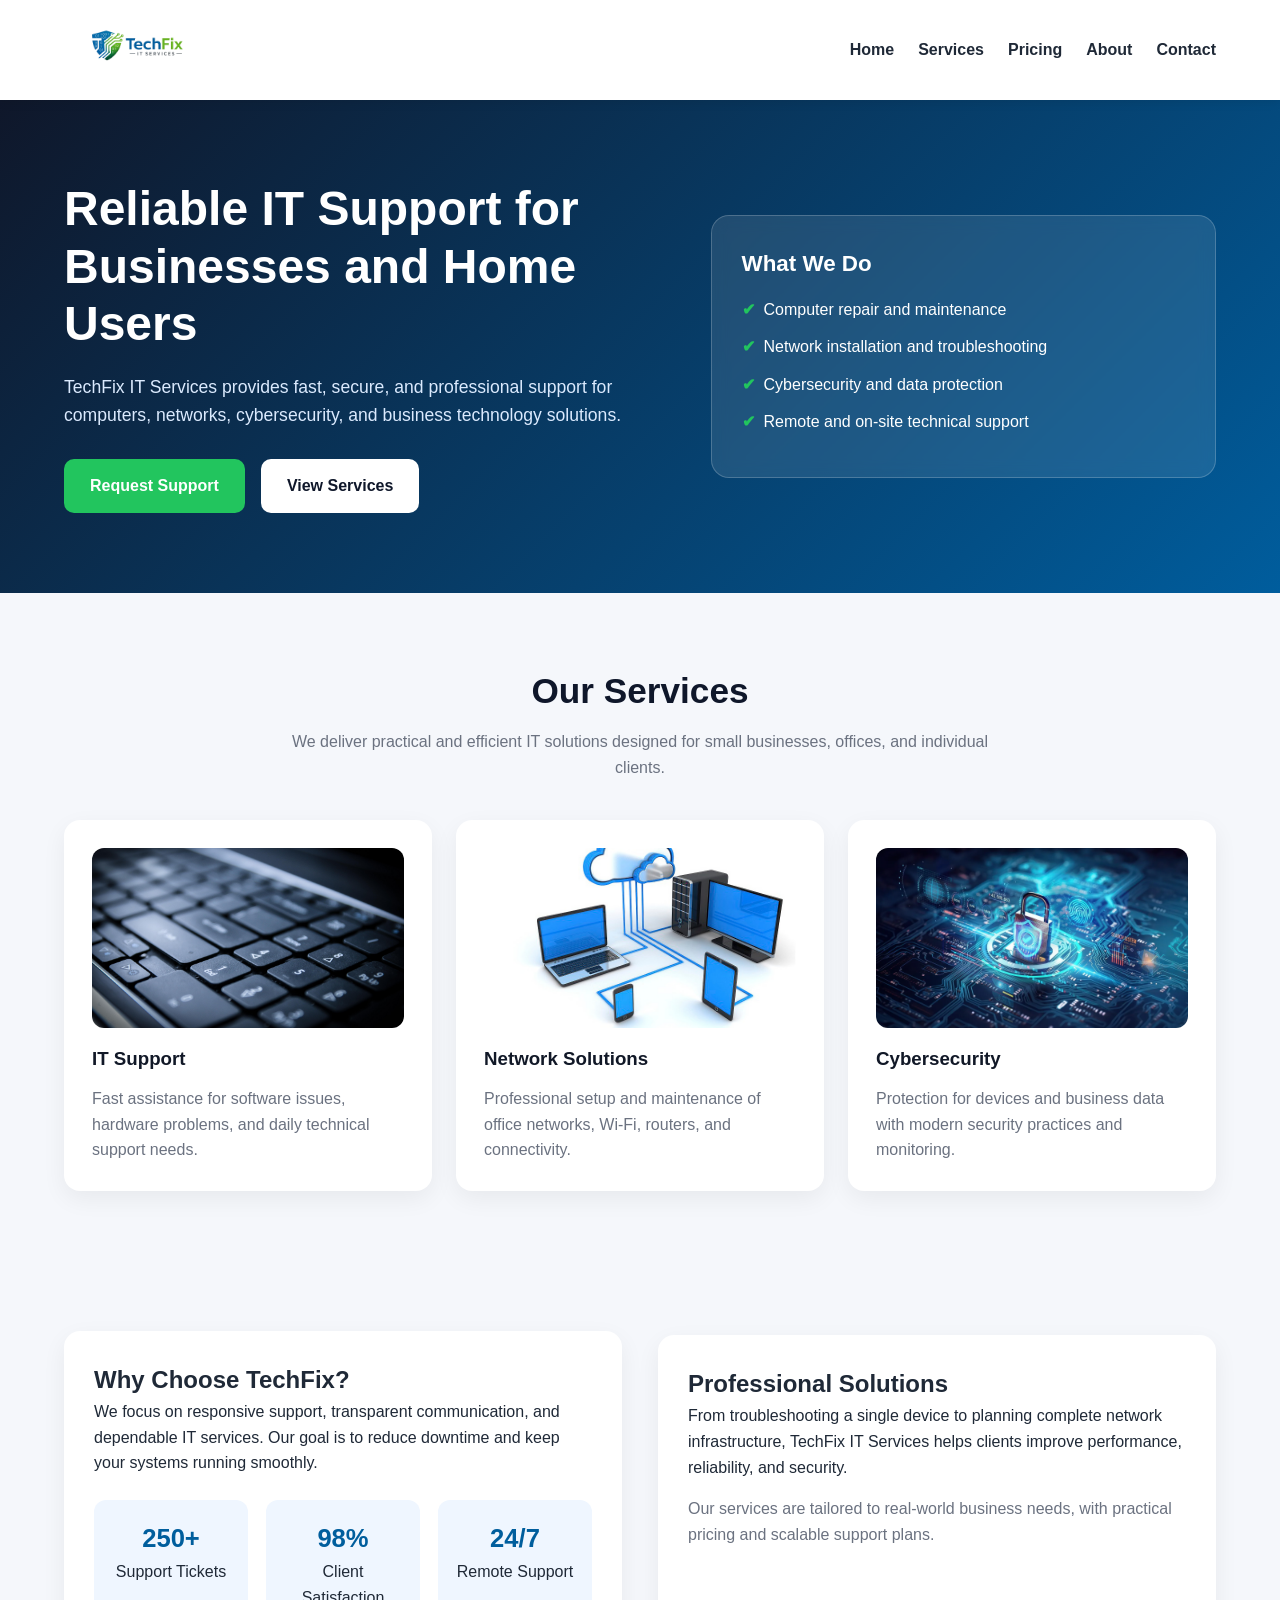
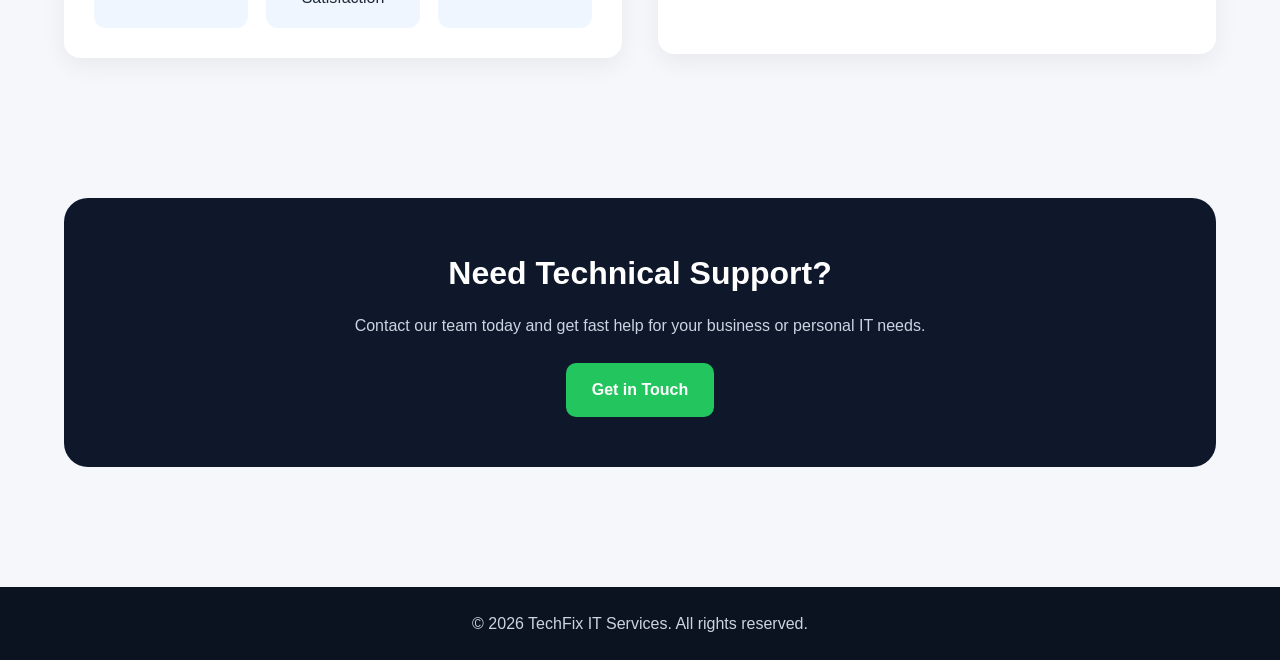
<file: index.html>
<!DOCTYPE html>
<html lang="en">
<head>
  <meta charset="UTF-8" />
  <meta name="viewport" content="width=device-width, initial-scale=1.0" />
  <title>TechFix IT Services</title>
  <link rel="stylesheet" href="style.css" />
  <link rel="icon" type="image/png" href="img/logotech.png">

</head>
<body>
<header>
 <div class="container navbar">
    <div class="logo">
      <img src="img/logotech.png" alt="TechFix IT Services logo" />
    </div>

    <button class="menu-toggle" id="menu-toggle" aria-label="Open menu">
      ☰
    </button>

    <nav id="main-nav">
      <ul>
        <li><a href="index.html">Home</a></li>
        <li><a href="services.html">Services</a></li>
        <li><a href="pricing.html">Pricing</a></li>
        <li><a href="about.html">About</a></li>
        <li><a href="contact.html">Contact</a></li>
      </ul>
    </nav>
  </div>
  </header>

  <section class="hero">
    <div class="container hero-content">
      <div>
        <h1>Reliable IT Support for Businesses and Home Users</h1>
        <p>
          TechFix IT Services provides fast, secure, and professional support for
          computers, networks, cybersecurity, and business technology solutions.
        </p>
        <div class="hero-buttons">
          <a href="contact.html" class="btn btn-primary">Request Support</a>
          <a href="services.html" class="btn btn-secondary">View Services</a>
        </div>
      </div>

      <div class="hero-card">
        <h3>What We Do</h3>
        <ul>
          <li>Computer repair and maintenance</li>
          <li>Network installation and troubleshooting</li>
          <li>Cybersecurity and data protection</li>
          <li>Remote and on-site technical support</li>
        </ul>
      </div>
    </div>
  </section>

  <section class="section">
    <div class="container">
      <div class="section-title">
        <h2>Our Services</h2>
        <p>
          We deliver practical and efficient IT solutions designed for small businesses,
          offices, and individual clients.
        </p>
      </div>

      <div class="services-grid">
  
  <div class="service-card">

    <div class="service-image">
      <!-- imagem aqui -->
      <img src="img/img1.jpg" alt="">
    </div>

    <h3>IT Support</h3>
    <p>Fast assistance for software issues, hardware problems, and daily technical support needs.</p>
  
  </div>


  <div class="service-card">

    <div class="service-image">
      <img src="img/img2.jpg" alt="">
    </div>

    <h3>Network Solutions</h3>
    <p>Professional setup and maintenance of office networks, Wi-Fi, routers, and connectivity.</p>

  </div>


  <div class="service-card">

    <div class="service-image">
      <img src="img/img3.webp" alt="">
    </div>

    <h3>Cybersecurity</h3>
    <p>Protection for devices and business data with modern security practices and monitoring.</p>

  </div>

</div>
  </section>

  <section class="section">
    <div class="container about">
      <div class="about-box">
        <h2>Why Choose TechFix?</h2>
        <p>
          We focus on responsive support, transparent communication, and dependable IT services.
          Our goal is to reduce downtime and keep your systems running smoothly.
        </p>
        <div class="stats">
          <div class="stat">
            <h3>250+</h3>
            <p>Support Tickets</p>
          </div>
          <div class="stat">
            <h3>98%</h3>
            <p>Client Satisfaction</p>
          </div>
          <div class="stat">
            <h3>24/7</h3>
            <p>Remote Support</p>
          </div>
        </div>
      </div>

      <div class="about-box">
        <h2>Professional Solutions</h2>
        <p>
          From troubleshooting a single device to planning complete network infrastructure,
          TechFix IT Services helps clients improve performance, reliability, and security.
        </p>
        <p style="margin-top: 16px; color: #6b7280;">
          Our services are tailored to real-world business needs, with practical pricing and scalable support plans.
        </p>
        <br>
        <br>
        <br>
        
      </div>
    </div>
  </section>

  <section class="section">
    <div class="container">
      <div class="cta">
        <h2>Need Technical Support?</h2>
        <p>Contact our team today and get fast help for your business or personal IT needs.</p>
        <a href="contact.html" class="btn btn-primary">Get in Touch</a>
      </div>
    </div>
  </section>

  <footer>
    <div class="container">
      <p>&copy; 2026 TechFix IT Services. All rights reserved.</p>
    </div>
  </footer>

  <script src="script.js"></script>
</body>
</html>
</file>
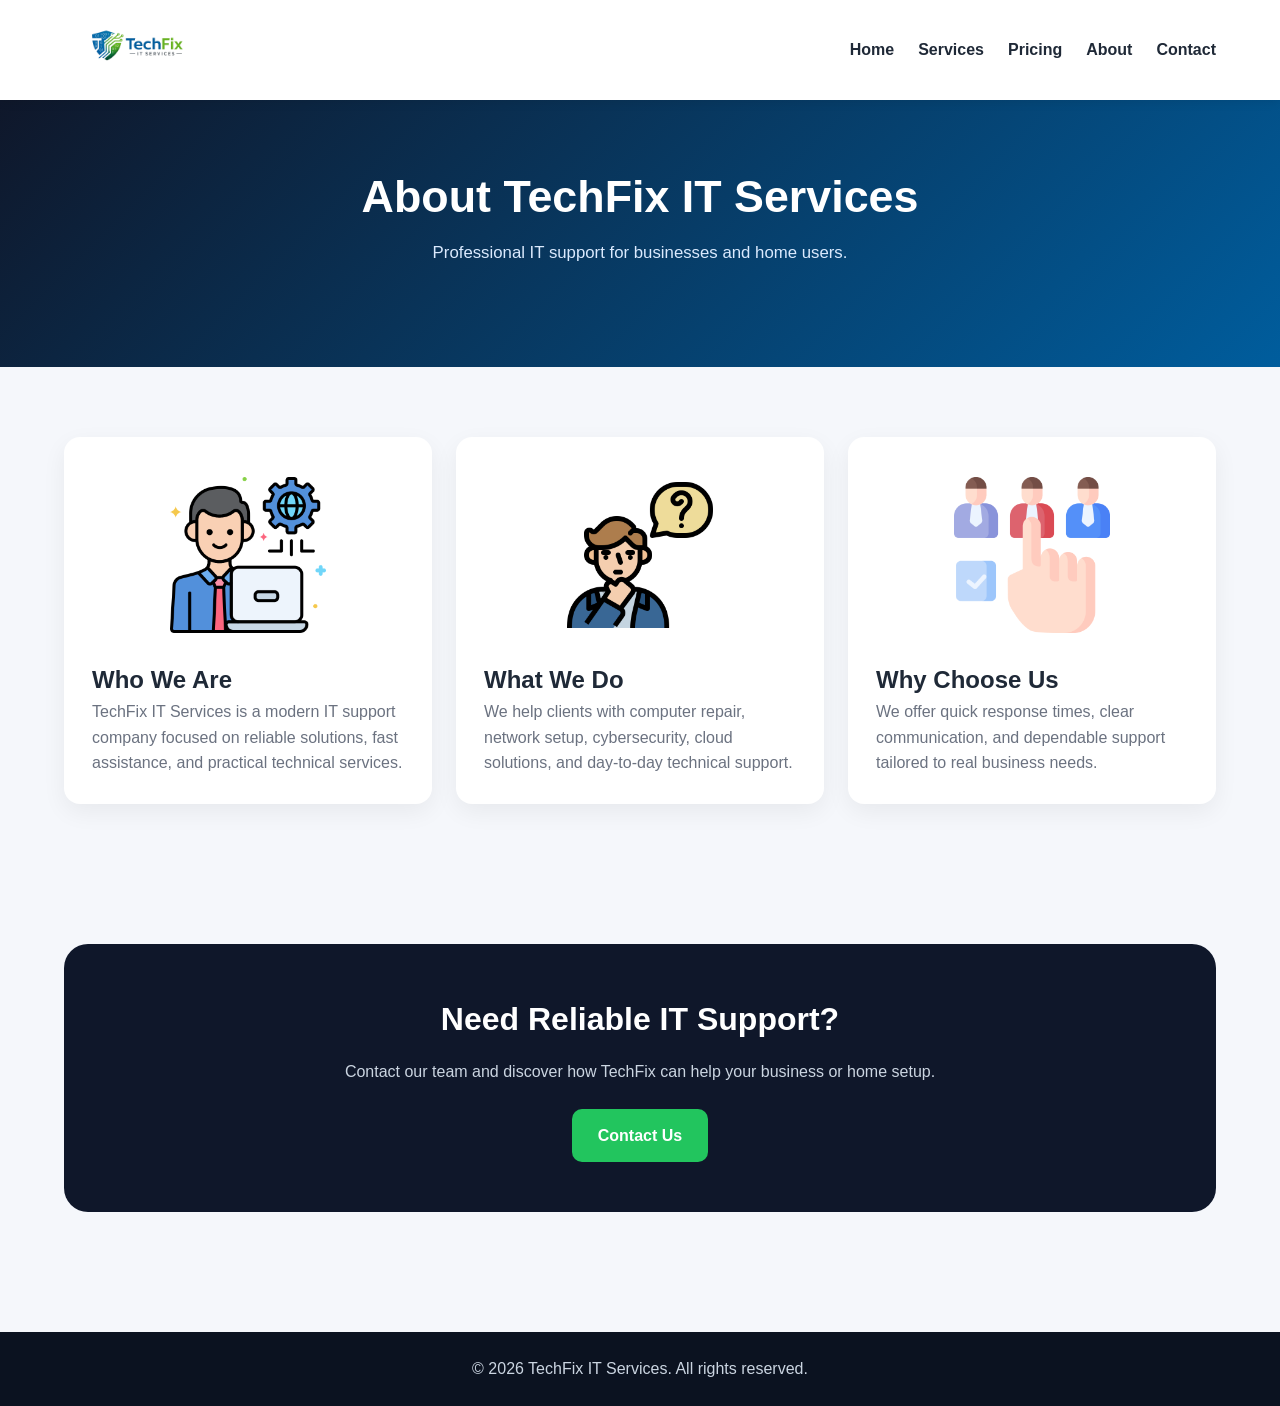
<file: about.html>
<!DOCTYPE html>
<html lang="en">
<head>
  <meta charset="UTF-8" />
  <meta name="viewport" content="width=device-width, initial-scale=1.0" />
  <title>TechFix IT Services - About</title>
  <link rel="stylesheet" href="style.css" />
  <link rel="icon" type="image/png" href="img/logotech.png">
  
</head>
<body>
<header>
 <div class="container navbar">
    <div class="logo">
      <img src="img/logotech.png" alt="TechFix IT Services logo" />
    </div>

    <button class="menu-toggle" id="menu-toggle" aria-label="Open menu">
      ☰
    </button>

    <nav id="main-nav">
      <ul>
        <li><a href="index.html">Home</a></li>
        <li><a href="services.html">Services</a></li>
        <li><a href="pricing.html">Pricing</a></li>
        <li><a href="about.html">About</a></li>
        <li><a href="contact.html">Contact</a></li>
      </ul>
    </nav>
  </div>
  </header>


  <section class="hero page-hero">
    <div class="container">
      <div class="page-hero-content">
        
        <h1>About TechFix IT Services</h1>
        <p>
          Professional IT support for businesses and home users.
        </p>
      </div>
    </div>
  </section>

  <section class="section">
    
    <div class="container about-simple">
      <div class="service-card">
        <div class="service-image2">
      <img src="img/imgnova1.png" alt="">
    </div>
        <h2>Who We Are</h2>
        <p>
          TechFix IT Services is a modern IT support company focused on reliable solutions,
          fast assistance, and practical technical services.
        </p>
      </div>

      <div class="service-card">
        <div class="service-image2">
      <img src="img/imgnova3.png" alt="">
    </div>
        <h2>What We Do</h2>
        <p>
          We help clients with computer repair, network setup, cybersecurity,
          cloud solutions, and day-to-day technical support.
        </p>
      </div>

      <div class="service-card">
        <div class="service-image2">
      <img src="img/imgnova2.png" alt="">
    </div>
        <h2>Why Choose Us</h2>
        <p>
          We offer quick response times, clear communication, and dependable
          support tailored to real business needs.
        </p>
      </div>
    </div>
  </section>

  <section class="section">
    <div class="container">
      <div class="cta">
        <h2>Need Reliable IT Support?</h2>
        <p>
          Contact our team and discover how TechFix can help your business or home setup.
        </p>
        <a href="contact.html" class="btn btn-primary">Contact Us</a>
      </div>
    </div>
  </section>

  <footer>
    <div class="container">
      <p>&copy; 2026 TechFix IT Services. All rights reserved.</p>
    </div>
  </footer>

  <script src="script.js"></script>
</body>
</html>
</file>
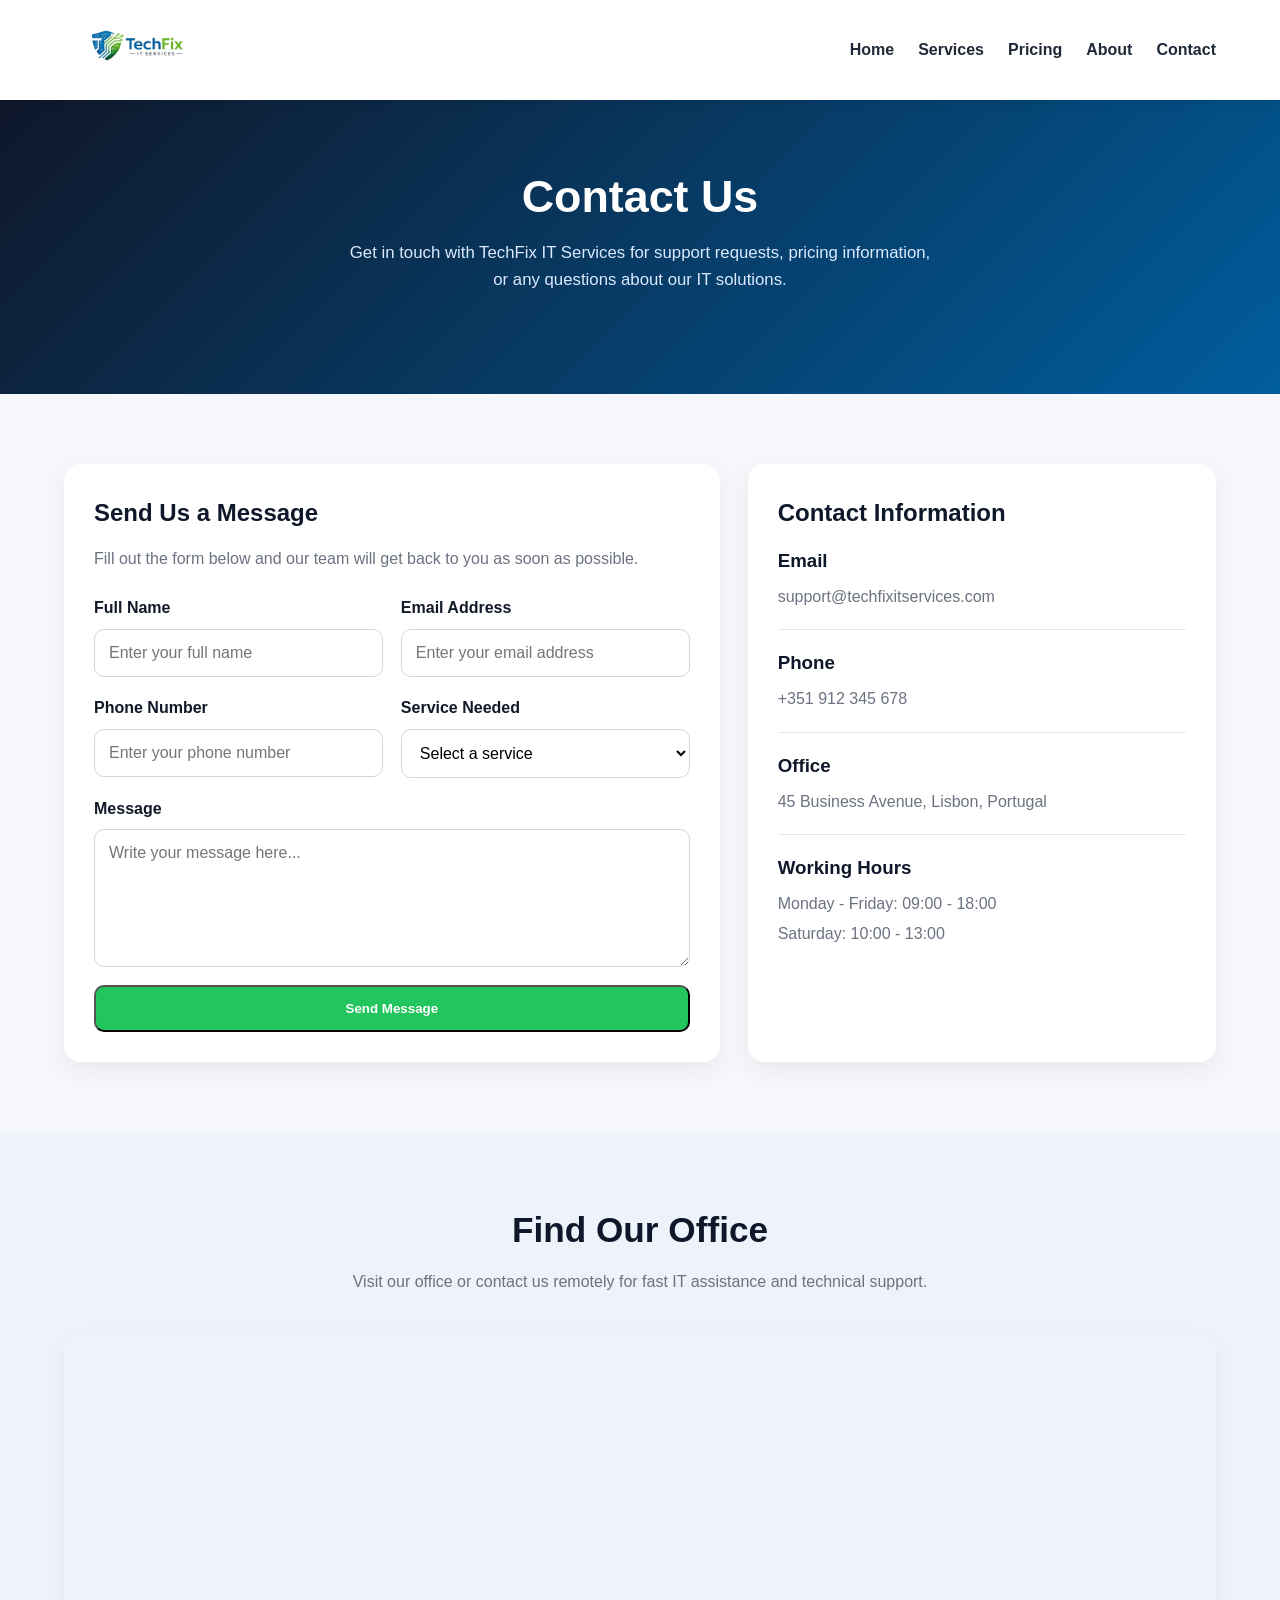
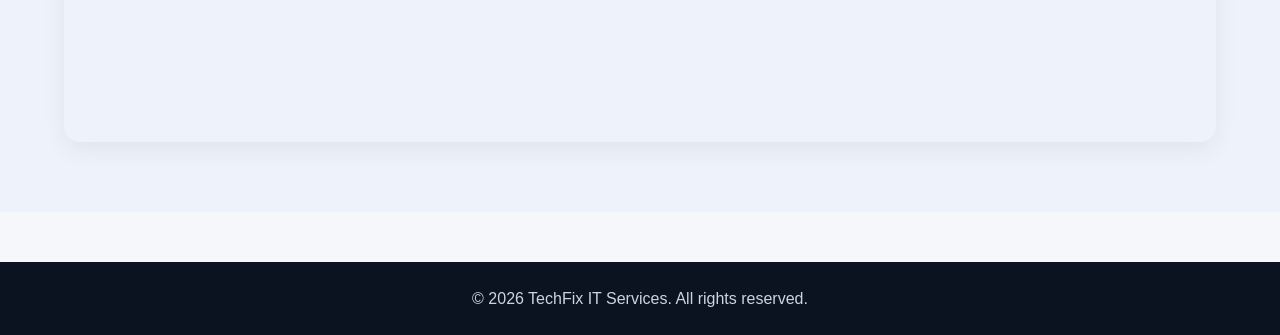
<file: contact.html>
<!DOCTYPE html>
<html lang="en">
<head>
  <meta charset="UTF-8" />
  <meta name="viewport" content="width=device-width, initial-scale=1.0" />
  <title>TechFix IT Services - Contact</title>
  <link rel="stylesheet" href="style.css" />
  <link rel="icon" type="image/png" href="img/logotech.png">
  
</head>
<body>
<header>
 <div class="container navbar">
    <div class="logo">
      <img src="img/logotech.png" alt="TechFix IT Services logo" />
    </div>

    <button class="menu-toggle" id="menu-toggle" aria-label="Open menu">
      ☰
    </button>

    <nav id="main-nav">
      <ul>
        <li><a href="index.html">Home</a></li>
        <li><a href="services.html">Services</a></li>
        <li><a href="pricing.html">Pricing</a></li>
        <li><a href="about.html">About</a></li>
        <li><a href="contact.html">Contact</a></li>
      </ul>
    </nav>
  </div>
  </header>


  <section class="hero page-hero">
    <div class="container">
      <div class="page-hero-content">
        <h1>Contact Us</h1>
        <p>
          Get in touch with TechFix IT Services for support requests, pricing information,
          or any questions about our IT solutions.
        </p>
      </div>
    </div>
  </section>

  <section class="section">
    <div class="container contact-grid">
      <div class="contact-card">
        <h2>Send Us a Message</h2>
        <p class="contact-intro">
          Fill out the form below and our team will get back to you as soon as possible.
        </p>

        <form class="contact-form">
          <div class="form-row">
            <div class="form-group">
              <label for="name">Full Name</label>
              <input type="text" id="name" name="name" placeholder="Enter your full name" required />
            </div>

            <div class="form-group">
              <label for="email">Email Address</label>
              <input type="email" id="email" name="email" placeholder="Enter your email address" required />
            </div>
          </div>

          <div class="form-row">
            <div class="form-group">
              <label for="phone">Phone Number</label>
              <input type="text" id="phone" name="phone" placeholder="Enter your phone number" />
            </div>

            <div class="form-group">
              <label for="service">Service Needed</label>
              <select id="service" name="service">
                <option value="">Select a service</option>
                <option value="it-support">IT Support</option>
                <option value="network-setup">Network Setup</option>
                <option value="cybersecurity">Cybersecurity</option>
                <option value="cloud-solutions">Cloud Solutions</option>
                <option value="consulting">IT Consulting</option>
              </select>
            </div>
          </div>

          <div class="form-group">
            <label for="message">Message</label>
            <textarea id="message" name="message" rows="6" placeholder="Write your message here..." required></textarea>
          </div>

          <button type="submit" class="btn btn-primary">Send Message</button>
        </form>
      </div>

      <div class="contact-card">
        <h2>Contact Information</h2>
        <div class="contact-info-list">
          <div class="contact-info-item">
            <h3>Email</h3>
            <p>support@techfixitservices.com</p>
          </div>

          <div class="contact-info-item">
            <h3>Phone</h3>
            <p>+351 912 345 678</p>
          </div>

          <div class="contact-info-item">
            <h3>Office</h3>
            <p>45 Business Avenue, Lisbon, Portugal</p>
          </div>

          <div class="contact-info-item">
            <h3>Working Hours</h3>
            <p>Monday - Friday: 09:00 - 18:00</p>
            <p>Saturday: 10:00 - 13:00</p>
          </div>
        </div>
      </div>
    </div>
  </section>

  <section class="section alt-section">
    <div class="container">
      <div class="section-title">
        <h2>Find Our Office</h2>
        <p>
          Visit our office or contact us remotely for fast IT assistance and technical support.
        </p>
      </div>

      <div class="map-wrapper">
        <iframe
          src="https://www.google.com/maps?q=Lisbon,Portugal&output=embed"
          width="100%"
          height="400"
          style="border:0;"
          allowfullscreen=""
          loading="lazy">
        </iframe>
      </div>
    </div>
  </section>

  <footer>
    <div class="container">
      <p>&copy; 2026 TechFix IT Services. All rights reserved.</p>
    </div>
  </footer>

  <script src="script.js"></script>
</body>
</html>
</file>
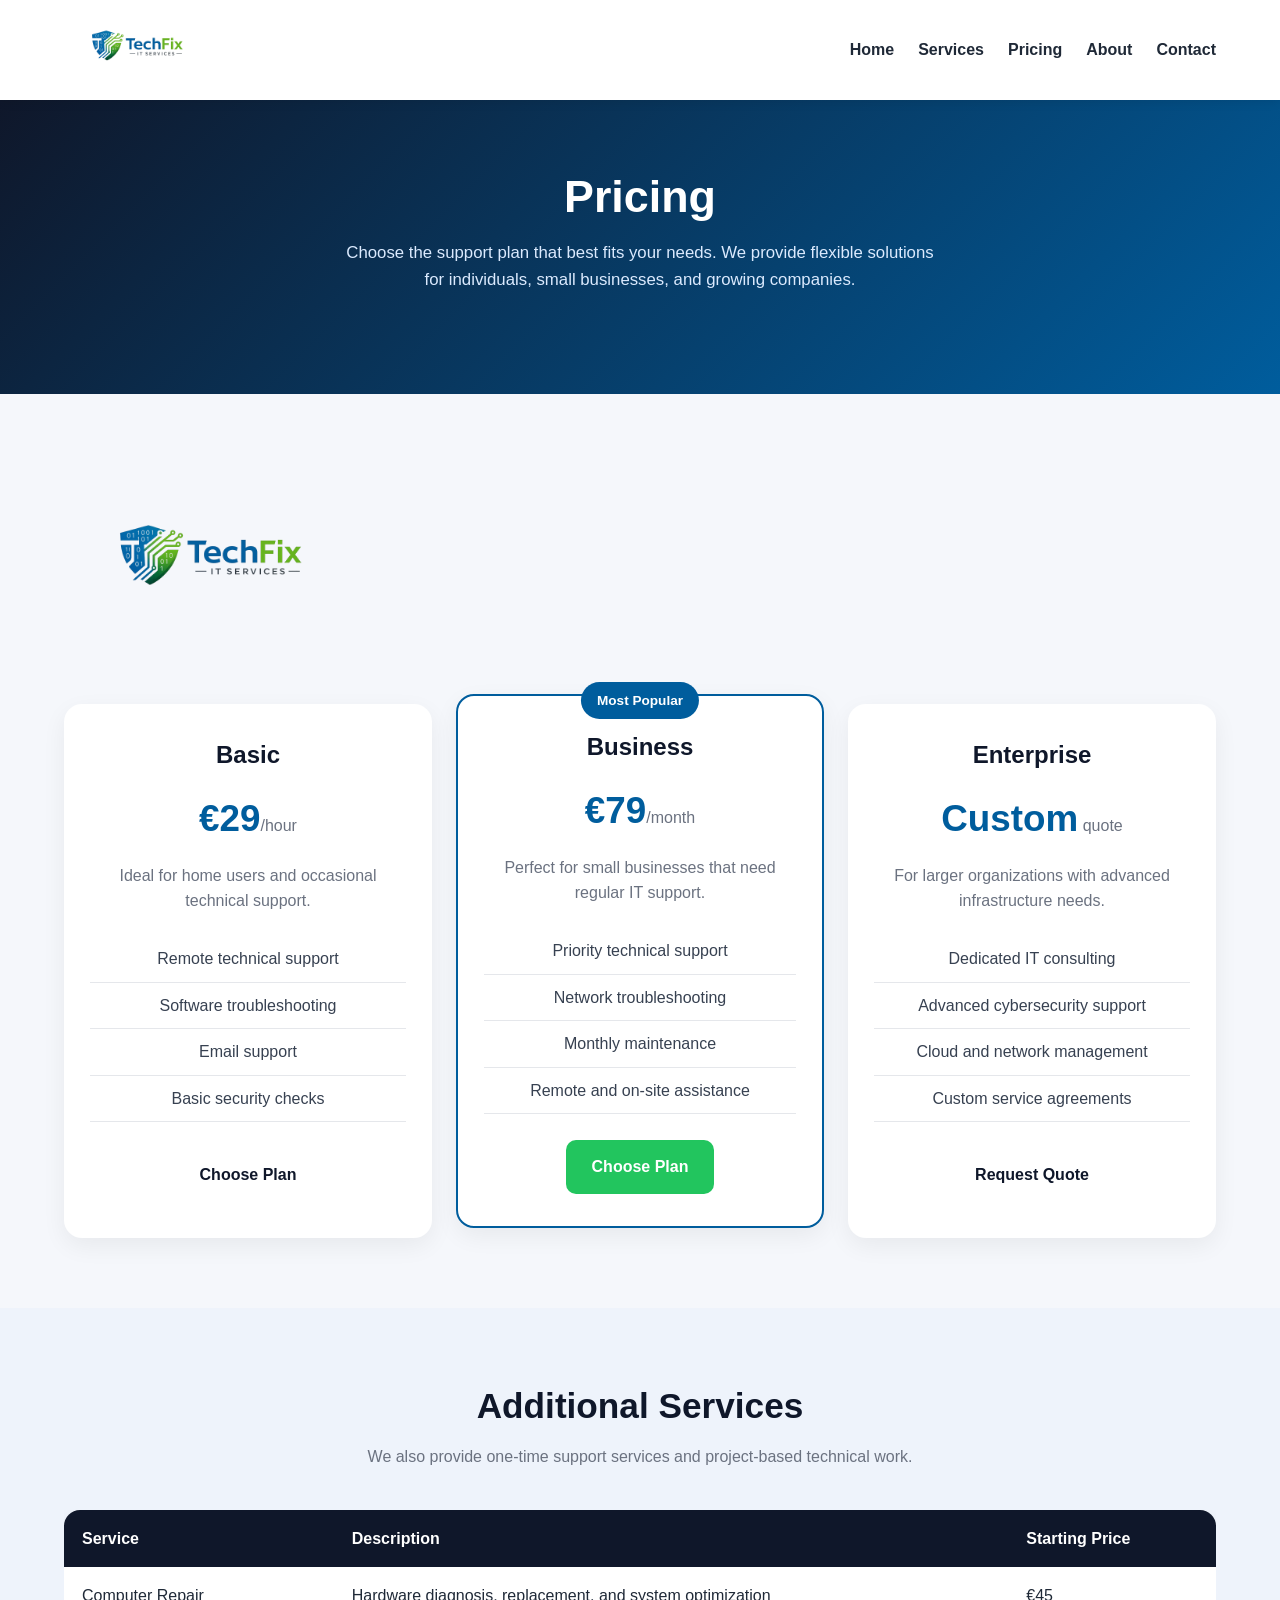
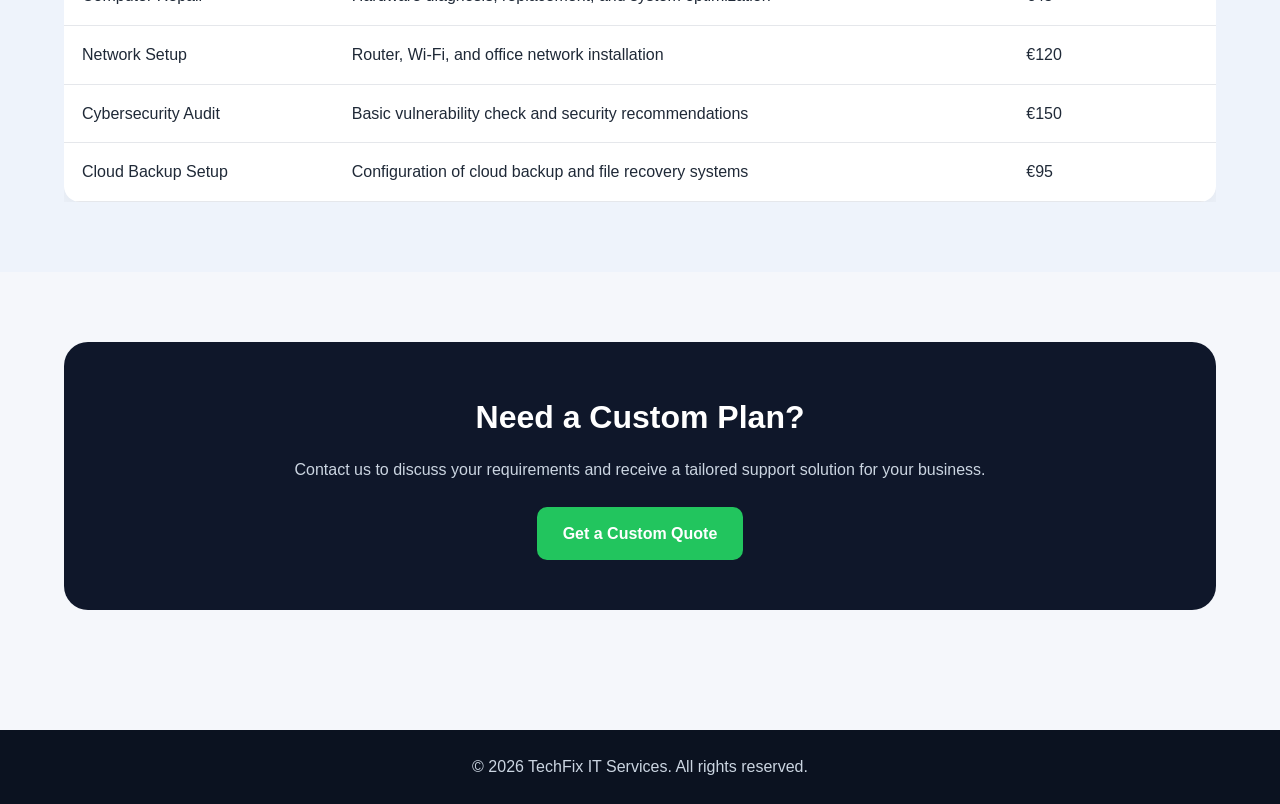
<file: pricing.html>
<!DOCTYPE html>
<html lang="en">
<head>
  <meta charset="UTF-8" />
  <meta name="viewport" content="width=device-width, initial-scale=1.0" />
  <title>TechFix IT Services - Pricing</title>
  <link rel="stylesheet" href="style.css" />
  <link rel="icon" type="image/png" href="img/logotech.png">

</head>
<body>
<header>
 <div class="container navbar">
    <div class="logo">
      <img src="img/logotech.png" alt="TechFix IT Services logo" />
    </div>

    <button class="menu-toggle" id="menu-toggle" aria-label="Open menu">
      ☰
    </button>

    <nav id="main-nav">
      <ul>
        <li><a href="index.html">Home</a></li>
        <li><a href="services.html">Services</a></li>
        <li><a href="pricing.html">Pricing</a></li>
        <li><a href="about.html">About</a></li>
        <li><a href="contact.html">Contact</a></li>
      </ul>
    </nav>
  </div>
  </header>


  <section class="hero page-hero">
    <div class="container">
      <div class="page-hero-content">
        <h1>Pricing</h1>
        <p>
          Choose the support plan that best fits your needs. We provide flexible solutions for
          individuals, small businesses, and growing companies.
        </p>
      </div>
    </div>
  </section>

  <section class="section">
    <div class="container">
      <div class="section-title">
        
        
        <img class="logo5" src="img/logotech.png" alt="">
      </div>
      

      <div class="pricing-grid">
        <div class="pricing-card">
          <h3>Basic</h3>
          <div class="price">€29<span>/hour</span></div>
          <p class="plan-description">Ideal for home users and occasional technical support.</p>
          <ul class="pricing-features">
            <li>Remote technical support</li>
            <li>Software troubleshooting</li>
            <li>Email support</li>
            <li>Basic security checks</li>
          </ul>
          <a href="contact.html" class="btn btn-secondary">Choose Plan</a>
        </div>

        <div class="pricing-card featured-plan">
          <div class="plan-badge">Most Popular</div>
          <h3>Business</h3>
          <div class="price">€79<span>/month</span></div>
          <p class="plan-description">Perfect for small businesses that need regular IT support.</p>
          <ul class="pricing-features">
            <li>Priority technical support</li>
            <li>Network troubleshooting</li>
            <li>Monthly maintenance</li>
            <li>Remote and on-site assistance</li>
          </ul>
          <a href="contact.html" class="btn btn-primary">Choose Plan</a>
        </div>

        <div class="pricing-card">
          <h3>Enterprise</h3>
          <div class="price">Custom<span> quote</span></div>
          <p class="plan-description">For larger organizations with advanced infrastructure needs.</p>
          <ul class="pricing-features">
            <li>Dedicated IT consulting</li>
            <li>Advanced cybersecurity support</li>
            <li>Cloud and network management</li>
            <li>Custom service agreements</li>
          </ul>
          <a href="contact.html" class="btn btn-secondary">Request Quote</a>
        </div>
      </div>
    </div>
  </section>

  <section class="section alt-section">
    <div class="container">
      <div class="section-title">
        <h2>Additional Services</h2>
        <p>
          We also provide one-time support services and project-based technical work.
        </p>
      </div>

      <div class="extra-services-table-wrapper">
        <table class="extra-services-table">
          <thead>
            <tr>
              <th>Service</th>
              <th>Description</th>
              <th>Starting Price</th>
            </tr>
          </thead>
          <tbody>
            <tr>
              <td>Computer Repair</td>
              <td>Hardware diagnosis, replacement, and system optimization</td>
              <td>€45</td>
            </tr>
            <tr>
              <td>Network Setup</td>
              <td>Router, Wi-Fi, and office network installation</td>
              <td>€120</td>
            </tr>
            <tr>
              <td>Cybersecurity Audit</td>
              <td>Basic vulnerability check and security recommendations</td>
              <td>€150</td>
            </tr>
            <tr>
              <td>Cloud Backup Setup</td>
              <td>Configuration of cloud backup and file recovery systems</td>
              <td>€95</td>
            </tr>
          </tbody>
        </table>
      </div>
    </div>
  </section>

  <section class="section">
    <div class="container">
      <div class="cta">
        <h2>Need a Custom Plan?</h2>
        <p>
          Contact us to discuss your requirements and receive a tailored support solution for your business.
        </p>
        <a href="contact.html" class="btn btn-primary">Get a Custom Quote</a>
      </div>
    </div>
  </section>

  <footer>
    <div class="container">
      <p>&copy; 2026 TechFix IT Services. All rights reserved.</p>
    </div>
  </footer>

  <script src="script.js"></script>
</body>
</html>
</file>
<file: style.css>
/* =========================================================
   RESET
========================================================= */
* {
  margin: 0;
  padding: 0;
  box-sizing: border-box;
  font-family: Arial, Helvetica, sans-serif;
}

img {
  max-width: 100%;
  display: block;
}

body {
  background: #f5f7fb;
  color: #1f2937;
  line-height: 1.6;
}

/* =========================================================
   LAYOUT / GLOBAL
========================================================= */
.container {
  width: 90%;
  max-width: 1200px;
  margin: 0 auto;
}

.section {
  padding: 70px 0;
}

.section-title {
  text-align: center;
  margin-bottom: 40px;
}

.section-title h2 {
  font-size: 2.2rem;
  margin-bottom: 10px;
  color: #0f172a;
}

.section-title p {
  color: #6b7280;
  max-width: 700px;
  margin: 0 auto;
}

.menu-toggle {
  display: none;
  background: none;
  border: none;
  font-size: 2rem;
  cursor: pointer;
  color: #1f2937;
}

/* =========================================================
   HEADER / NAVBAR
========================================================= */
header {
  background: #ffffff;
  box-shadow: 0 2px 10px rgba(0, 0, 0, 0.08);
  position: sticky;
  top: 0;
  z-index: 1000;
}

.navbar {
  display: flex;
  justify-content: space-between;
  align-items: center;
  min-height: 70px;
  position: relative;
}

.logo {
  display: flex;
  align-items: center;
  gap: 12px;
  font-size: 1.5rem;
  font-weight: bold;
  color: #0f172a;
}

.logo img {
  height: 100px;
  width: auto;
  object-fit: contain;
}

.logo span {
  color: #2563eb;
}

nav ul {
  list-style: none;
  display: flex;
  gap: 24px;
}

nav a {
  text-decoration: none;
  color: #1f2937;
  font-weight: 600;
  transition: 0.3s;
}

nav a:hover {
  color: #005e9d;
}

/* =========================================================
   BUTTONS
========================================================= */
.btn {
  display: inline-block;
  padding: 14px 26px;
  border-radius: 10px;
  text-decoration: none;
  font-weight: bold;
  transition: 0.3s;
}

.btn-primary {
  background: #22c55e;
  color: white;
}

.btn-primary:hover {
  background: #16a34a;
}

.btn-secondary {
  background: white;
  color: #0f172a;
}

.btn-secondary:hover {
  background: #e5e7eb;
}

/* =========================================================
   HERO
========================================================= */
.hero {
  padding: 80px 0;
  background: linear-gradient(135deg, #0f172a, #005d9d);
  color: white;
}

.hero-content {
  display: grid;
  grid-template-columns: 1.2fr 1fr;
  gap: 40px;
  align-items: center;
}

.hero h1 {
  font-size: 3rem;
  line-height: 1.2;
  margin-bottom: 20px;
}

.hero p {
  font-size: 1.1rem;
  margin-bottom: 30px;
  color: #dbeafe;
  max-width: 600px;
}

.hero-buttons {
  display: flex;
  gap: 16px;
  flex-wrap: wrap;
}

.hero-card {
  background: rgba(255, 255, 255, 0.1);
  border: 1px solid rgba(255, 255, 255, 0.2);
  border-radius: 18px;
  padding: 30px;
  backdrop-filter: blur(8px);
}

.hero-card h3 {
  margin-bottom: 15px;
  font-size: 1.4rem;
}

.hero-card ul {
  list-style: none;
}

.hero-card li {
  margin-bottom: 12px;
  padding-left: 22px;
  position: relative;
}

.hero-card li::before {
  content: "✔";
  position: absolute;
  left: 0;
  color: #22c55e;
  font-weight: bold;
}

/* =========================================================
   HOME - SERVICES
========================================================= */
.services-grid {
  display: grid;
  grid-template-columns: repeat(3, 1fr);
  gap: 24px;
}

.service-card {
  background: white;
  border-radius: 16px;
  padding: 28px;
  box-shadow: 0 8px 24px rgba(0, 0, 0, 0.06);
  transition: transform 0.3s ease, box-shadow 0.3s ease;
}

.service-card:hover {
  transform: translateY(-6px);
  box-shadow: 0 14px 30px rgba(0, 0, 0, 0.1);
}

.service-card h3 {
  margin-bottom: 12px;
  color: #111827;
}

.service-card p {
  color: #6b7280;
}

.service-image,
.service-image2 {
  width: 100%;
  height: 180px;
  border-radius: 12px;
  overflow: hidden;
  margin-bottom: 16px;
}

.service-image img {
  width: 100%;
  height: 100%;
  object-fit: cover;
  transition: transform 0.4s ease;
}

.service-card:hover .service-image img {
  transform: scale(1.06);
}

.service-image2 {
  display: flex;
  align-items: center;
  justify-content: center;
}

.service-image2 img {
  width: 50%;
  height: auto;
  object-fit: contain;
  transition: transform 0.4s ease;
}

.service-card:hover .service-image2 img {
  transform: scale(1.06);
}

@media (max-width: 768px) {
  .services-carousel {
    display: flex;
    gap: 20px;
    overflow-x: auto;
    scroll-snap-type: x mandatory;
    -webkit-overflow-scrolling: touch;
    padding-bottom: 10px;
  }

  .services-carousel .service-card {
    min-width: 85%;
    flex: 0 0 auto;
    scroll-snap-align: start;
  }

  .services-carousel::-webkit-scrollbar {
    height: 8px;
  }

  .services-carousel::-webkit-scrollbar-thumb {
    background: #cbd5e1;
    border-radius: 10px;
  }
}
/* =========================================================
   ABOUT HOME
========================================================= */
.about {
  display: grid;
  grid-template-columns: 1fr 1fr;
  gap: 36px;
  align-items: center;
}

.about-box {
  background: white;
  border-radius: 16px;
  padding: 30px;
  box-shadow: 0 8px 24px rgba(0, 0, 0, 0.06);
}

.stats {
  display: grid;
  grid-template-columns: repeat(3, 1fr);
  gap: 18px;
  margin-top: 24px;
}

.stat {
  background: #eff6ff;
  border-radius: 12px;
  padding: 18px;
  text-align: center;
}

.stat h3 {
  color: #005e9d;
  font-size: 1.6rem;
}

/* =========================================================
   CTA
========================================================= */
.cta {
  background: #0f172a;
  color: white;
  border-radius: 24px;
  padding: 50px 30px;
  text-align: center;
}

.cta h2 {
  margin-bottom: 14px;
  font-size: 2rem;
}

.cta p {
  margin-bottom: 24px;
  color: #cbd5e1;
}

/* =========================================================
   FOOTER
========================================================= */
footer {
  background: #0b1220;
  color: #cbd5e1;
  text-align: center;
  padding: 24px 0;
  margin-top: 50px;
}

/* =========================================================
   PAGE HERO
========================================================= */
.page-hero {
  padding: 70px 0;
}

.page-hero-content {
  text-align: center;
  max-width: 600px;
  margin: 0 auto;
}

.page-hero-content h1 {
  font-size: 2.8rem;
  margin-bottom: 16px;
}

.page-hero-content p {
  color: #dbeafe;
  font-size: 1.05rem;
}

/* =========================================================
   SERVICES PAGE
========================================================= */
.services-page-grid {
  margin-top: 10px;
}

.alt-section {
  background: #eef3fb;
}

.service-process .section-title {
  margin-bottom: 35px;
}

.process-grid {
  display: grid;
  grid-template-columns: repeat(4, 1fr);
  gap: 24px;
}

.process-step {
  background: white;
  border-radius: 16px;
  padding: 26px;
  box-shadow: 0 8px 24px rgba(0, 0, 0, 0.06);
  text-align: center;
}

.process-step span {
  display: inline-block;
  background: #005e9d;
  color: white;
  font-weight: bold;
  border-radius: 50%;
  width: 48px;
  height: 48px;
  line-height: 48px;
  margin-bottom: 16px;
}

.process-step h3 {
  margin-bottom: 10px;
  color: #0f172a;
}

.process-step p {
  color: #6b7280;
}

/* =========================================================
   PRICING PAGE
========================================================= */
.pricing-grid {
  display: grid;
  grid-template-columns: repeat(3, 1fr);
  gap: 24px;
}

.pricing-card {
  background: white;
  border-radius: 18px;
  padding: 32px 26px;
  box-shadow: 0 8px 24px rgba(0, 0, 0, 0.06);
  text-align: center;
  position: relative;
}

.pricing-card h3 {
  font-size: 1.5rem;
  margin-bottom: 16px;
  color: #0f172a;
}

.price {
  font-size: 2.3rem;
  font-weight: bold;
  color: #005d9d;
  margin-bottom: 14px;
}

.price span {
  font-size: 1rem;
  color: #6b7280;
  font-weight: 500;
}

.plan-description {
  color: #6b7280;
  margin-bottom: 22px;
}

.pricing-features {
  list-style: none;
  margin-bottom: 26px;
  padding: 0;
}

.pricing-features li {
  padding: 10px 0;
  border-bottom: 1px solid #e5e7eb;
  color: #374151;
}

.featured-plan {
  border: 2px solid #005d9d;
  transform: translateY(-10px);
}

.plan-badge {
  position: absolute;
  top: -14px;
  left: 50%;
  transform: translateX(-50%);
  background: #005d9d;
  color: white;
  padding: 8px 16px;
  border-radius: 999px;
  font-size: 0.85rem;
  font-weight: bold;
}

.extra-services-table-wrapper {
  overflow-x: auto;
}

.extra-services-table {
  width: 100%;
  border-collapse: collapse;
  background: white;
  border-radius: 16px;
  overflow: hidden;
  box-shadow: 0 8px 24px rgba(0, 0, 0, 0.06);
}

.extra-services-table th,
.extra-services-table td {
  padding: 16px 18px;
  text-align: left;
}

.extra-services-table thead {
  background: #0f172a;
  color: white;
}

.extra-services-table tbody tr {
  border-bottom: 1px solid #e5e7eb;
}

.extra-services-table tbody tr:hover {
  background: #f8fafc;
}

/* =========================================================
   ABOUT PAGE
========================================================= */
.about-page-grid {
  display: grid;
  grid-template-columns: 1fr 1fr;
  gap: 28px;
}

.about-page-card,
.value-card,
.expertise-card {
  background: white;
  border-radius: 16px;
  padding: 28px;
  box-shadow: 0 8px 24px rgba(0, 0, 0, 0.06);
}

.about-page-card h2,
.value-card h3,
.expertise-card h3 {
  margin-bottom: 14px;
  color: #0f172a;
}

.about-page-card p,
.value-card p,
.expertise-card p {
  color: #6b7280;
  margin-bottom: 12px;
}

.values-grid,
.expertise-grid {
  display: grid;
  grid-template-columns: repeat(2, 1fr);
  gap: 24px;
}

.team-section .section-title {
  margin-bottom: 35px;
}

.about-simple {
  display: grid;
  grid-template-columns: repeat(3, 1fr);
  gap: 24px;
}

.about-simple-card {
  background: white;
  border-radius: 16px;
  padding: 28px;
  box-shadow: 0 8px 24px rgba(0, 0, 0, 0.06);
  text-align: center;
}

.about-simple-card h2 {
  margin-bottom: 14px;
  color: #0f172a;
  font-size: 1.4rem;
}

.about-simple-card p {
  color: #6b7280;
}

/* =========================================================
   CONTACT PAGE
========================================================= */
.contact-grid {
  display: grid;
  grid-template-columns: 1.4fr 1fr;
  gap: 28px;
}

.contact-card {
  background: white;
  border-radius: 16px;
  padding: 30px;
  box-shadow: 0 8px 24px rgba(0, 0, 0, 0.06);
}

.contact-card h2 {
  margin-bottom: 14px;
  color: #0f172a;
}

.contact-intro {
  color: #6b7280;
  margin-bottom: 24px;
}

.contact-form {
  display: flex;
  flex-direction: column;
  gap: 18px;
}

.form-row {
  display: grid;
  grid-template-columns: 1fr 1fr;
  gap: 18px;
}

.form-group {
  display: flex;
  flex-direction: column;
}

.form-group label {
  margin-bottom: 8px;
  font-weight: 600;
  color: #111827;
}

.form-group input,
.form-group select,
.form-group textarea {
  padding: 14px 14px;
  border: 1px solid #d1d5db;
  border-radius: 10px;
  outline: none;
  font-size: 1rem;
  background: #fff;
  transition: 0.3s;
}

.form-group input:focus,
.form-group select:focus,
.form-group textarea:focus {
  border-color: #2563eb;
  box-shadow: 0 0 0 3px rgba(37, 99, 235, 0.12);
}

.contact-info-list {
  display: flex;
  flex-direction: column;
  gap: 18px;
}

.contact-info-item {
  padding-bottom: 16px;
  border-bottom: 1px solid #e5e7eb;
}

.contact-info-item:last-child {
  border-bottom: none;
  padding-bottom: 0;
}

.contact-info-item h3 {
  margin-bottom: 8px;
  color: #0f172a;
}

.contact-info-item p {
  color: #6b7280;
  margin-bottom: 4px;
}

.map-wrapper {
  overflow: hidden;
  border-radius: 16px;
  box-shadow: 0 8px 24px rgba(0, 0, 0, 0.06);
}

.logo5 {
  width: 300px;
  height: auto;
}

/* =========================================================
   TABLET
========================================================= */
@media (max-width: 992px) {
  .hero-content,
  .services-grid,
  .about,
  .pricing-grid,
  .about-page-grid,
  .values-grid,
  .expertise-grid,
  .contact-grid,
  .process-grid,
  .about-simple,
  .form-row {
    grid-template-columns: 1fr 1fr;
  }

  .hero-content {
    grid-template-columns: 1fr;

  }

  .featured-plan {
    transform: none;
  }

  .stats {
    grid-template-columns: repeat(3, 1fr);
  }
}

/* =========================================================
   MOBILE
========================================================= */
@media (max-width: 768px) {
  .container {
    width: 92%;
  }

  .navbar {
    flex-direction: column;
    justify-content: center;
    gap: 14px;
    padding: 14px 0;
  }

  .logo img {
    height: 90px;
  }

  nav ul {
    flex-wrap: wrap;
    justify-content: center;
    gap: 14px;
  }

  nav a {
    font-size: 0.95rem;
  }

  .hero {
    padding: 60px 0;
  }

  .hero h1,
  .page-hero-content h1 {
    font-size: 2rem;
    line-height: 1.2;
  }

  .hero p,
  .page-hero-content p {
    font-size: 1rem;
  }

  .hero-buttons {
    flex-direction: column;
    align-items: stretch;
  }

  .hero-buttons .btn {
    width: 100%;
    text-align: center;
  }

  .section {
    padding: 50px 0;
  }

  .section-title h2,
  .cta h2 {
    font-size: 1.8rem;
  }

  .services-grid,
  .about,
  .stats,
  .process-grid,
  .pricing-grid,
  .about-page-grid,
  .values-grid,
  .expertise-grid,
  .contact-grid,
  .about-simple,
  .form-row {
    grid-template-columns: 1fr;
  }

  .service-card,
  .about-box,
  .pricing-card,
  .about-page-card,
  .value-card,
  .expertise-card,
  .contact-card,
  .about-simple-card,
  .process-step {
    padding: 22px;
  }

  .service-image,
  .service-image2 {
    height: 200px;
  }

  .service-image2 img {
    width: 80%;
  }

  .page-hero {
    padding: 55px 0;
  }

  .page-hero-content {
    max-width: 100%;
  }

  .extra-services-table th,
  .extra-services-table td {
    padding: 12px;
    font-size: 0.95rem;
  }

  .cta {
    padding: 40px 22px;
    border-radius: 18px;
  }

  .logo5 {
    width: 220px;
  }
}

/* =========================================================
   SMALL MOBILE
========================================================= */
@media (max-width: 480px) {
  .logo img {
    height: 90px;
  }

  nav ul {
    gap: 10px;
  }

  nav a {
    font-size: 0.9rem;
  }

  .hero h1,
  .page-hero-content h1 {
    font-size: 1.7rem;
  }

  .section-title h2,
  .cta h2 {
    font-size: 1.5rem;
  }

  .hero p,
  .page-hero-content p,
  .section-title p,
  .service-card p,
  .about-box p,
  .about-page-card p,
  .value-card p,
  .expertise-card p,
  .contact-intro,
  .contact-info-item p,
  .about-simple-card p {
    font-size: 0.95rem;
  }

  .btn {
    padding: 13px 18px;
    font-size: 0.95rem;
  }

  .price {
    font-size: 1.9rem;
  }

  .service-image,
  .service-image2 {
    height: 180px;
  }

  .form-group input,
  .form-group select,
  .form-group textarea {
    font-size: 0.95rem;
    padding: 12px;
  }

  .process-step span {
    width: 42px;
    height: 42px;
    line-height: 42px;
  }

  .logo5 {
    width: 180px;
  }
}

/* =========================================================
   OUTROS
========================================================= */

@media (max-width: 768px) {
  .services-carousel {
    display: flex;
    gap: 16px;
    overflow-x: auto;
    scroll-snap-type: x mandatory;
    -webkit-overflow-scrolling: touch;
    padding: 4px 4px 12px 4px;
  }

  .services-carousel .service-card {
    min-width: 78%;
    max-width: 78%;
    flex: 0 0 auto;
    scroll-snap-align: start;
    padding: 18px;
    border-radius: 14px;
  }

  .services-carousel .service-image,
  .services-carousel .service-image2 {
    height: 160px;
    margin-bottom: 14px;
  }

  .services-carousel .service-image img {
    width: 100%;
    height: 100%;
    object-fit: cover;
  }

  .services-carousel .service-image2 img {
    width: 75%;
    height: 100%;
    object-fit: contain;
    margin: 0 auto;
  }

  .services-carousel .service-card h3 {
    font-size: 1.5rem;
    margin-bottom: 10px;
  }

  .services-carousel .service-card p {
    font-size: 0.95rem;
    line-height: 1.5;
  }

  .navbar {
    flex-direction: row;
    justify-content: space-between;
    align-items: center;
    min-height: 80px;
    position: relative;
  }

  .menu-toggle {
    display: block;
  }

  nav {
    display: none;
    position: absolute;
    top: 100%;
    left: 0;
    width: 100%;
    background: white;
    box-shadow: 0 8px 20px rgba(0, 0, 0, 0.08);
    padding: 20px 0;
    z-index: 999;
  }

  nav.active {
    display: block;
  }

  nav ul {
    flex-direction: column;
    align-items: center;
    gap: 18px;
  }
}

/* =========================================================
   Anims
========================================================= */
a,
button,
.btn,
.service-card,
.pricing-card,
.about-simple-card,
.process-step,
.value-card,
.expertise-card {
  transition: all 0.3s ease;
}

nav a {
  position: relative;
  text-decoration: none;
  color: #1f2937;
  font-weight: 600;
  transition: color 0.3s ease;
}

nav a::after {
  content: "";
  position: absolute;
  left: 0;
  bottom: -6px;
  width: 0;
  height: 2px;
  background: #005e9d;
  transition: width 0.3s ease;
}

nav a:hover {
  color: #005e9d;
}

nav a:hover::after {
  width: 100%;
}

.btn {
  display: inline-block;
  padding: 14px 26px;
  border-radius: 10px;
  text-decoration: none;
  font-weight: bold;
  transition: transform 0.3s ease, box-shadow 0.3s ease, background 0.3s ease;
}

.btn:hover {
  transform: translateY(-2px);
  box-shadow: 0 10px 20px rgba(0, 0, 0, 0.12);
}

.service-card,
.pricing-card,
.about-simple-card,
.process-step,
.value-card,
.expertise-card,
.about-box,
.contact-card {
  transition: transform 0.35s ease, box-shadow 0.35s ease;
}

.service-card:hover,
.pricing-card:hover,
.about-simple-card:hover,
.process-step:hover,
.value-card:hover,
.expertise-card:hover,
.about-box:hover,
.contact-card:hover {
  transform: translateY(-8px);
  box-shadow: 0 16px 30px rgba(0, 0, 0, 0.12);
}

.service-image img,
.service-image2 img {
  transition: transform 0.4s ease;
}

.service-card:hover .service-image img,
.service-card:hover .service-image2 img {
  transform: scale(1.06);
}

@keyframes fadeUp {
  from {
    opacity: 0;
    transform: translateY(25px);
  }
  to {
    opacity: 1;
    transform: translateY(0);
  }
}

.hero-content,
.section-title,
.service-card,
.about-box,
.pricing-card,
.about-simple-card,
.contact-card,
.process-step {
  animation: fadeUp 0.8s ease;
}

.logo img {
  transition: transform 0.3s ease;
}

.logo img:hover {
  transform: scale(1.05);
}

.menu-toggle {
  transition: transform 0.3s ease, color 0.3s ease;
}

.menu-toggle:hover {
  transform: scale(1.1);
  color: #005e9d;
}

@media (max-width: 768px) {
  .navbar {
    flex-direction: row;
    justify-content: space-between;
    align-items: center;
    min-height: 80px;
    position: relative;
  }

  .logo img {
    height: 60px;
    width: auto;
  }

  .menu-toggle {
    display: block;
    z-index: 1001;
  }

  #main-nav {
    position: absolute;
    top: 100%;
    left: 0;
    width: 100%;
    background: #ffffff;
    box-shadow: 0 8px 20px rgba(0, 0, 0, 0.08);
    border-radius: 0 0 12px 12px;
    padding: 20px 0;

    opacity: 0;
    visibility: hidden;
    transform: translateY(-10px);

    transition: opacity 0.3s ease, transform 0.3s ease, visibility 0.3s ease;
  }

  #main-nav.active {
    opacity: 1;
    visibility: visible;
    transform: translateY(0);
  }

  #main-nav ul {
    display: flex;
    flex-direction: column;
    align-items: center;
    justify-content: center;
    gap: 18px;
    list-style: none;
    margin: 0;
    padding: 0;
  }

  #main-nav li {
    width: 100%;
    text-align: center;
  }

  #main-nav a {
    display: block;
    width: 100%;
    padding: 10px 0;
    text-decoration: none;
    color: #1f2937;
    font-weight: 600;
  }

  /* Esconde o menu desktop visualmente */
  header nav ul {
    gap: 0;
  }


  .service-image2 img{
    width: 150px;
    height: 150px;
  }
}
</file>
